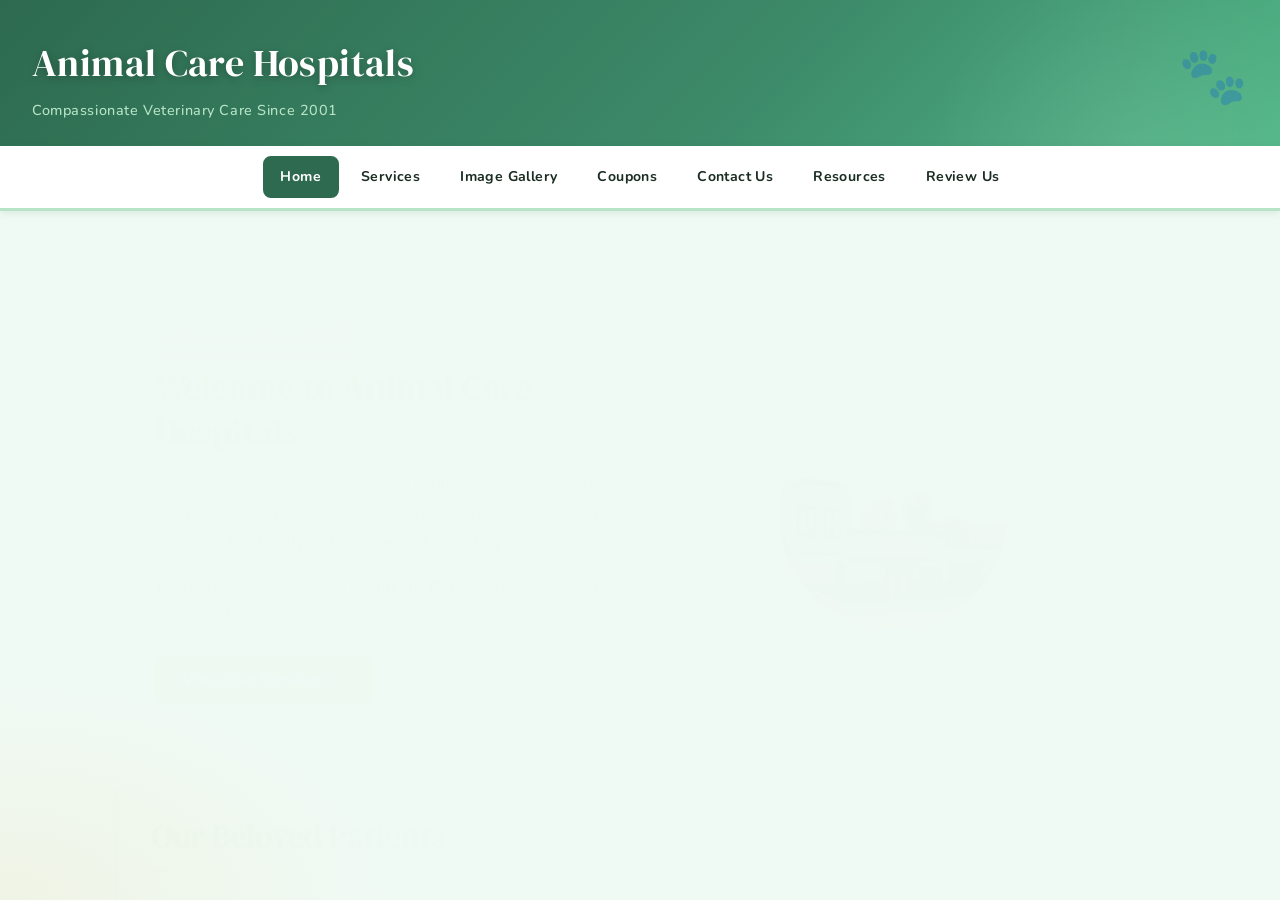
<file: index.html>
<!DOCTYPE html>
<html lang="en">
<head>
  <meta charset="utf-8">
  <meta http-equiv="refresh" content="0; url=Home.html">
  <title>Animal Care Hospitals</title>
</head>
<body>
  <p>Redirecting... <a href="Home.html">Click here if not redirected.</a></p>
</body>
</html>
</file>
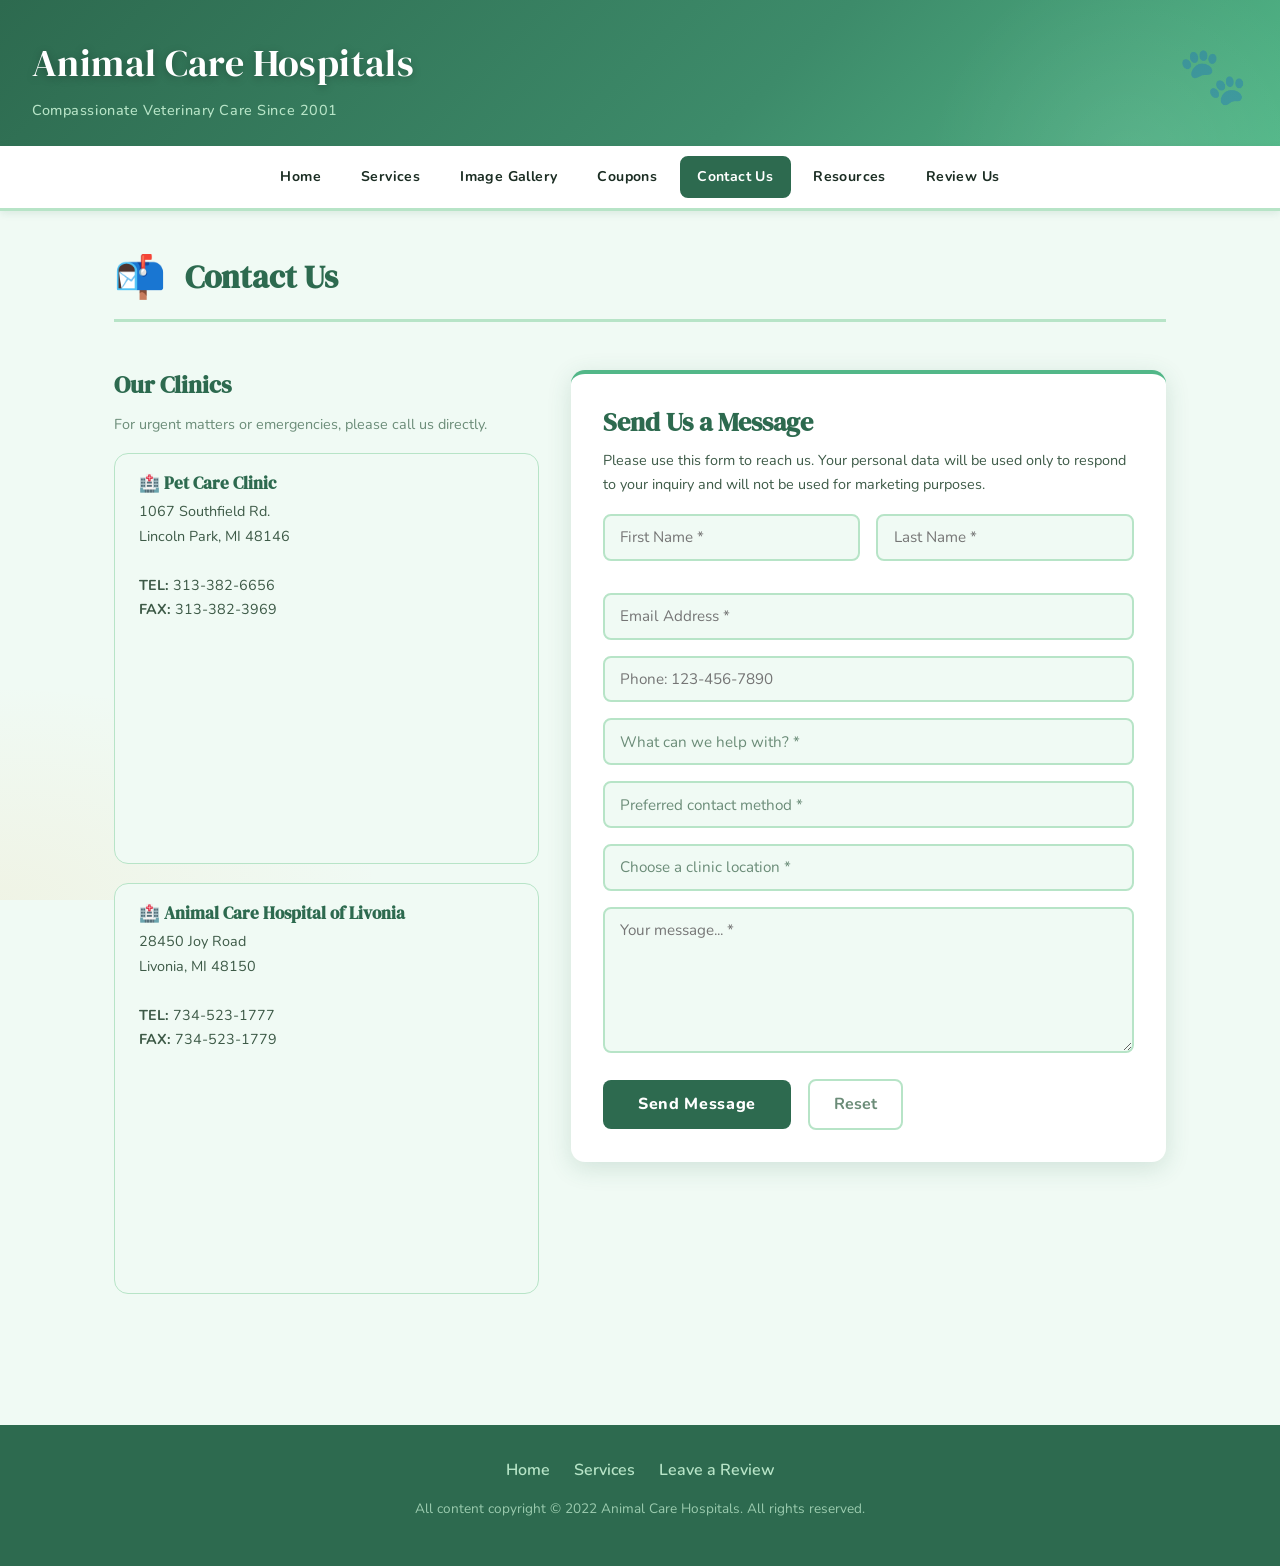
<file: Contact Us.html>
<!DOCTYPE html>
<!--Animal Care Hospitals — Laith Fakhruldin, CSC 3750-->
<html lang="en">
<head>
  <meta charset="utf-8">
  <meta name="viewport" content="width=device-width, initial-scale=1">
  <title>Animal Care Hospitals — Contact Us</title>
  <link href="https://fonts.googleapis.com/css2?family=DM+Serif+Display:ital@0;1&family=Nunito:wght@400;500;600;700;800&display=swap" rel="stylesheet">
  <link rel="stylesheet" href="style.css">
</head>
<body>

  <header class="site-header">
    <div class="brand">
      <span class="brand-name">Animal Care Hospitals</span>
      <span class="brand-tagline">Compassionate Veterinary Care Since 2001</span>
    </div>
    <div class="header-paw" aria-hidden="true">🐾</div>
  </header>

  <nav class="site-nav">
    <div class="nav-inner">
      <a href="Home.html">Home</a>
      <a href="Services.html">Services</a>
      <a href="Pets Image Gallery.html">Image Gallery</a>
      <a href="Coupons.html">Coupons</a>
      <a href="Contact Us.html" class="active">Contact Us</a>
      <a href="Resoruces.html">Resources</a>
      <a href="Review Us.html">Review Us</a>
    </div>
  </nav>

  <main class="page-wrap">

    <h1 class="page-heading"><span class="emoji">📬</span> Contact Us</h1>

    <div class="contact-layout">

      <!-- Location Info -->
      <aside class="contact-info reveal">
        <h2>Our Clinics</h2>
        <p style="font-size:.9rem; color:var(--text-light); margin-bottom:1.2em;">For urgent matters or emergencies, please call us directly.</p>

        <div class="contact-clinic">
          <h3>🏥 Pet Care Clinic</h3>
          <address>
            1067 Southfield Rd.<br>
            Lincoln Park, MI 48146<br><br>
            <strong>TEL:</strong> 313-382-6656<br>
            <strong>FAX:</strong> 313-382-3969
          </address>
          <iframe
            src="https://www.google.com/maps/embed?pb=!1m14!1m8!1m3!1d11813.56531139248!2d-83.17316!3d42.248815!3m2!1i1024!2i768!4f13.1!3m3!1m2!1s0x0%3A0xaae6be8bb6516743!2sPet%20Care%20Clinic!5e0!3m2!1sen!2sus!4v1665242287968!5m2!1sen!2sus"
            title="Pet Care Clinic Map"
            loading="lazy"
            referrerpolicy="no-referrer-when-downgrade">
          </iframe>
        </div>

        <div class="contact-clinic">
          <h3>🏥 Animal Care Hospital of Livonia</h3>
          <address>
            28450 Joy Road<br>
            Livonia, MI 48150<br><br>
            <strong>TEL:</strong> 734-523-1777<br>
            <strong>FAX:</strong> 734-523-1779
          </address>
          <iframe
            src="https://www.google.com/maps/embed?pb=!1m18!1m12!1m3!1d2948.4050374318326!2d-83.32511558423094!3d42.355206579187204!2m3!1f0!2f0!3f0!3m2!1i1024!2i768!4f13.1!3m3!1m2!1s0x883b4b4d1dd92aa1%3A0xb2cbfb997e989132!2sAnimal%20Care%20Hospital%20of%20Livonia!5e0!3m2!1sen!2sus!4v1665243800646!5m2!1sen!2sus"
            title="Animal Care Hospital of Livonia Map"
            loading="lazy"
            referrerpolicy="no-referrer-when-downgrade">
          </iframe>
        </div>
      </aside>

      <!-- Contact Form -->
      <div class="contact-form-wrap reveal">
        <h2>Send Us a Message</h2>
        <p>Please use this form to reach us. Your personal data will be used only to respond to your inquiry and will not be used for marketing purposes.</p>

        <form action="mailto:hj0935@wayne.edu" method="post" enctype="text/plain">
          <div class="form-row-2">
            <div class="form-row">
              <input type="text" name="FirstName" placeholder="First Name *" required>
            </div>
            <div class="form-row">
              <input type="text" name="LastName" placeholder="Last Name *" required>
            </div>
          </div>
          <div class="form-row">
            <input type="email" name="email" placeholder="Email Address *" required>
          </div>
          <div class="form-row">
            <!-- Fixed regex pattern: was missing closing bracket on first group -->
            <input type="tel" name="phone" placeholder="Phone: 123-456-7890" pattern="[0-9]{3}-[0-9]{3}-[0-9]{4}" required>
          </div>
          <div class="form-row">
            <select name="subject" required>
              <option value="" disabled selected>What can we help with? *</option>
              <option>Question about a product, procedure, or service</option>
              <option>Comment for the hospital</option>
              <option>Interested in joining our team</option>
              <option>Question about the website</option>
            </select>
          </div>
          <div class="form-row">
            <select name="contact_preference" required>
              <option value="" disabled selected>Preferred contact method *</option>
              <option>Phone</option>
              <option>Email</option>
            </select>
          </div>
          <div class="form-row">
            <select name="location" required>
              <option value="" disabled selected>Choose a clinic location *</option>
              <option>Animal Care Hospital of Livonia</option>
              <option>Pet Care Clinic — Lincoln Park</option>
            </select>
          </div>
          <div class="form-row">
            <textarea name="message" rows="6" maxlength="400" placeholder="Your message... *" required></textarea>
          </div>
          <div>
            <button type="submit" class="btn-submit">Send Message</button>
            <button type="reset" class="btn-reset">Reset</button>
          </div>
        </form>
      </div>

    </div>
  </main>

  <button onclick="topFunction()" id="myBtn" title="Back to top">↑</button>

  <footer class="site-footer">
    <div class="footer-links">
      <a href="Home.html">Home</a>
      <a href="Services.html">Services</a>
      <a href="Review Us.html">Leave a Review</a>
    </div>
    <p class="footer-copy">All content copyright &copy; 2022 Animal Care Hospitals. All rights reserved.</p>
  </footer>

  <script src="myscript.js"></script>
</body>
</html>
</file>
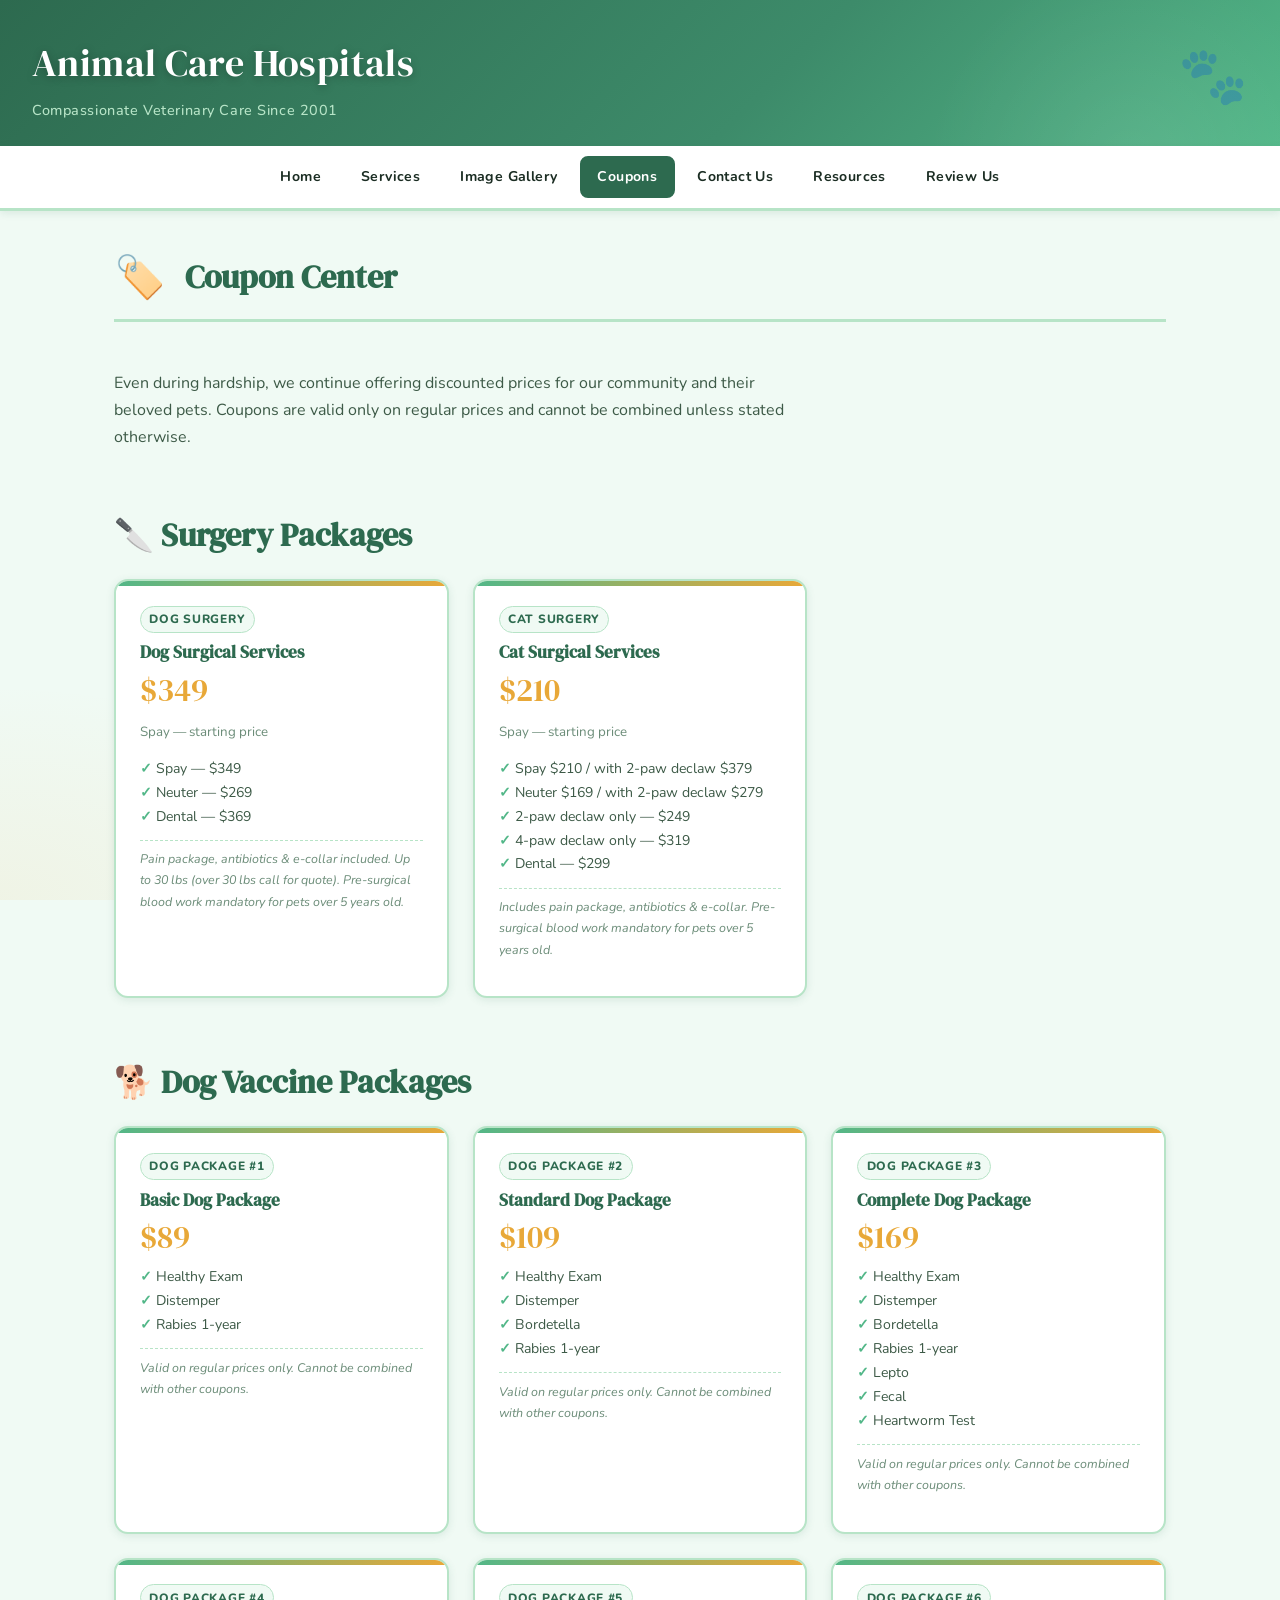
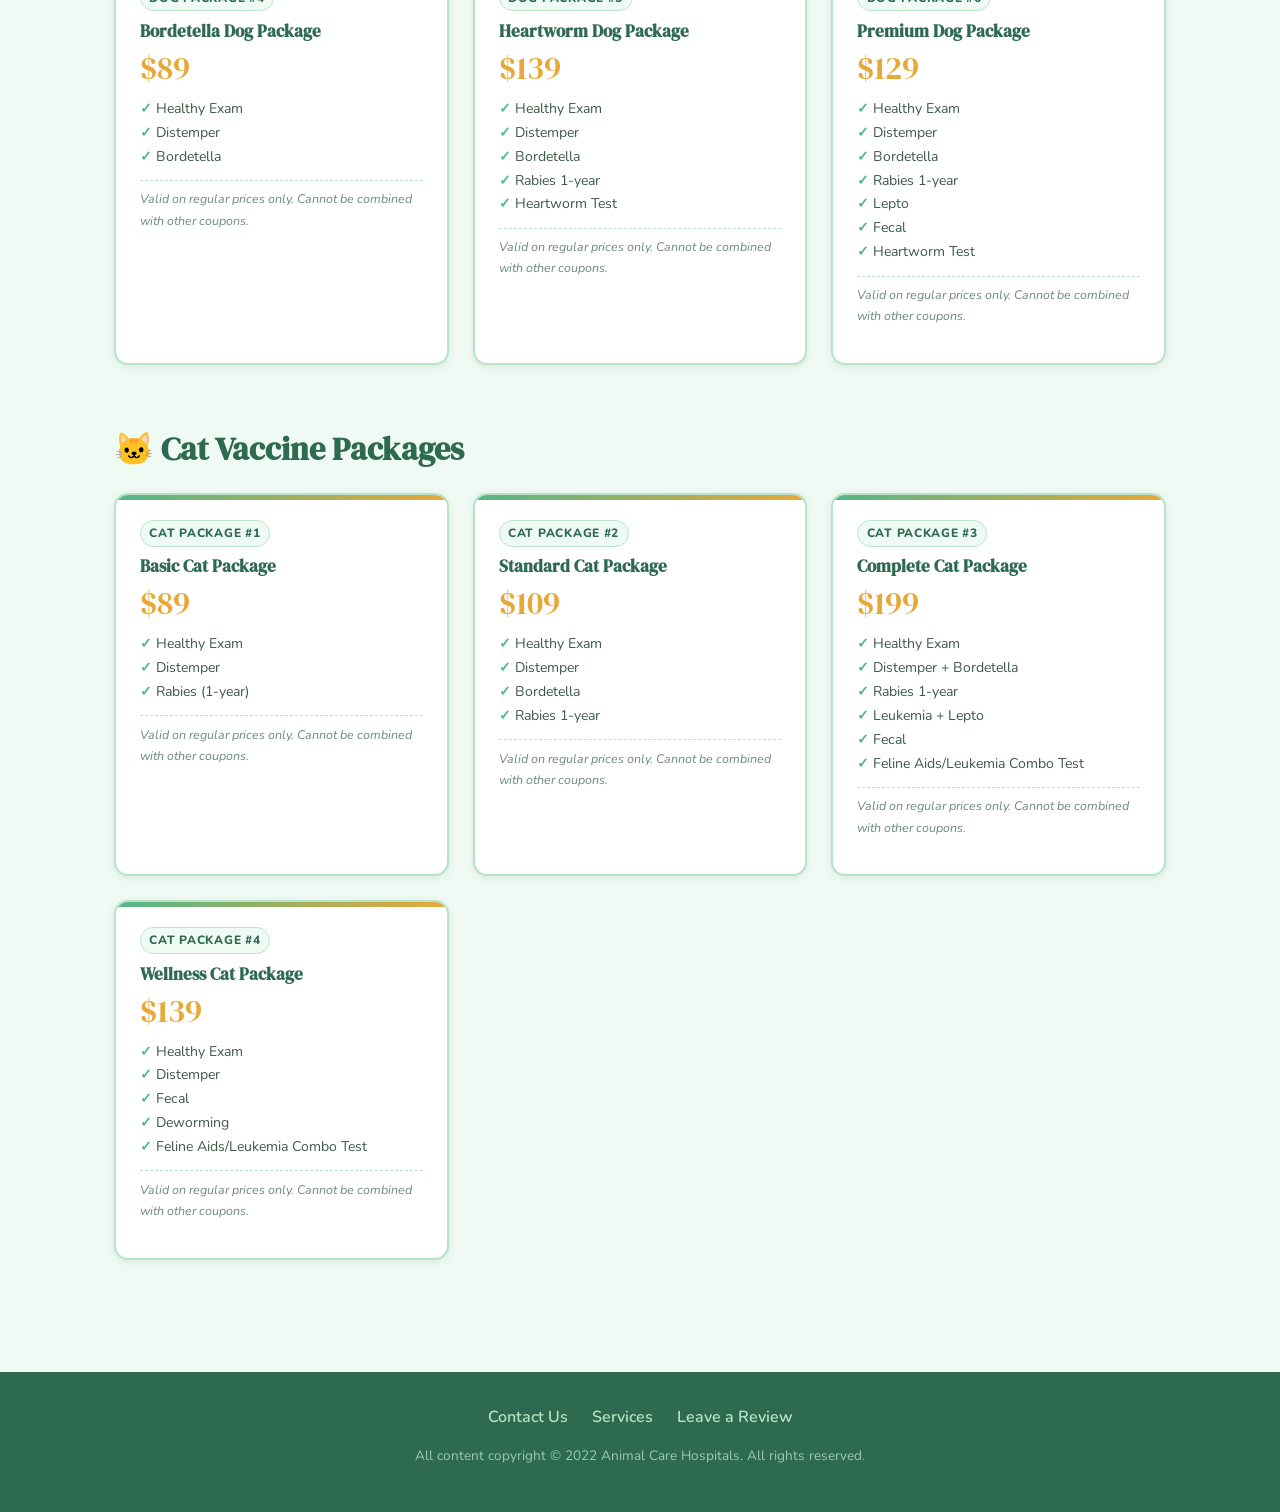
<file: Coupons.html>
<!DOCTYPE html>
<!--Animal Care Hospitals — Laith Fakhruldin, CSC 3750-->
<html lang="en">
<head>
  <meta charset="utf-8">
  <meta name="viewport" content="width=device-width, initial-scale=1">
  <title>Animal Care Hospitals — Coupons</title>
  <link href="https://fonts.googleapis.com/css2?family=DM+Serif+Display:ital@0;1&family=Nunito:wght@400;500;600;700;800&display=swap" rel="stylesheet">
  <link rel="stylesheet" href="style.css">
</head>
<body>

  <header class="site-header">
    <div class="brand">
      <span class="brand-name">Animal Care Hospitals</span>
      <span class="brand-tagline">Compassionate Veterinary Care Since 2001</span>
    </div>
    <div class="header-paw" aria-hidden="true">🐾</div>
  </header>

  <nav class="site-nav">
    <div class="nav-inner">
      <a href="Home.html">Home</a>
      <a href="Services.html">Services</a>
      <a href="Pets Image Gallery.html">Image Gallery</a>
      <a href="Coupons.html" class="active">Coupons</a>
      <a href="Contact Us.html">Contact Us</a>
      <a href="Resoruces.html">Resources</a>
      <a href="Review Us.html">Review Us</a>
    </div>
  </nav>

  <main class="page-wrap">

    <h1 class="page-heading"><span class="emoji">🏷️</span> Coupon Center</h1>
    <p style="max-width:700px;">Even during hardship, we continue offering discounted prices for our community and their beloved pets. Coupons are valid only on regular prices and cannot be combined unless stated otherwise.</p>

    <!-- Surgery Section -->
    <h2 style="margin-top:2em; margin-bottom:.5em;">🔪 Surgery Packages</h2>
    <div class="coupon-grid reveal">

      <div class="coupon-card">
        <span class="coupon-category">Dog Surgery</span>
        <h3>Dog Surgical Services</h3>
        <div>
          <div class="coupon-price">$349</div>
          <small style="color:var(--text-light)">Spay — starting price</small>
        </div>
        <ul class="coupon-includes" style="margin-top:.8em;">
          <li>Spay — $349</li>
          <li>Neuter — $269</li>
          <li>Dental — $369</li>
        </ul>
        <p class="coupon-note">Pain package, antibiotics &amp; e-collar included. Up to 30 lbs (over 30 lbs call for quote). Pre-surgical blood work mandatory for pets over 5 years old.</p>
      </div>

      <div class="coupon-card">
        <span class="coupon-category">Cat Surgery</span>
        <h3>Cat Surgical Services</h3>
        <div>
          <div class="coupon-price">$210</div>
          <small style="color:var(--text-light)">Spay — starting price</small>
        </div>
        <ul class="coupon-includes" style="margin-top:.8em;">
          <li>Spay $210 / with 2-paw declaw $379</li>
          <li>Neuter $169 / with 2-paw declaw $279</li>
          <li>2-paw declaw only — $249</li>
          <li>4-paw declaw only — $319</li>
          <li>Dental — $299</li>
        </ul>
        <p class="coupon-note">Includes pain package, antibiotics &amp; e-collar. Pre-surgical blood work mandatory for pets over 5 years old.</p>
      </div>

    </div>

    <!-- Dog Vaccine Packages -->
    <h2 style="margin-top:2em; margin-bottom:.5em;">🐕 Dog Vaccine Packages</h2>
    <div class="coupon-grid reveal">

      <div class="coupon-card">
        <span class="coupon-category">Dog Package #1</span>
        <h3>Basic Dog Package</h3>
        <div class="coupon-price">$89</div>
        <ul class="coupon-includes">
          <li>Healthy Exam</li>
          <li>Distemper</li>
          <li>Rabies 1-year</li>
        </ul>
        <p class="coupon-note">Valid on regular prices only. Cannot be combined with other coupons.</p>
      </div>

      <div class="coupon-card">
        <span class="coupon-category">Dog Package #2</span>
        <h3>Standard Dog Package</h3>
        <div class="coupon-price">$109</div>
        <ul class="coupon-includes">
          <li>Healthy Exam</li>
          <li>Distemper</li>
          <li>Bordetella</li>
          <li>Rabies 1-year</li>
        </ul>
        <p class="coupon-note">Valid on regular prices only. Cannot be combined with other coupons.</p>
      </div>

      <div class="coupon-card">
        <span class="coupon-category">Dog Package #3</span>
        <h3>Complete Dog Package</h3>
        <div class="coupon-price">$169</div>
        <ul class="coupon-includes">
          <li>Healthy Exam</li>
          <li>Distemper</li>
          <li>Bordetella</li>
          <li>Rabies 1-year</li>
          <li>Lepto</li>
          <li>Fecal</li>
          <li>Heartworm Test</li>
        </ul>
        <p class="coupon-note">Valid on regular prices only. Cannot be combined with other coupons.</p>
      </div>

      <div class="coupon-card">
        <span class="coupon-category">Dog Package #4</span>
        <h3>Bordetella Dog Package</h3>
        <div class="coupon-price">$89</div>
        <ul class="coupon-includes">
          <li>Healthy Exam</li>
          <li>Distemper</li>
          <li>Bordetella</li>
        </ul>
        <p class="coupon-note">Valid on regular prices only. Cannot be combined with other coupons.</p>
      </div>

      <div class="coupon-card">
        <span class="coupon-category">Dog Package #5</span>
        <h3>Heartworm Dog Package</h3>
        <div class="coupon-price">$139</div>
        <ul class="coupon-includes">
          <li>Healthy Exam</li>
          <li>Distemper</li>
          <li>Bordetella</li>
          <li>Rabies 1-year</li>
          <li>Heartworm Test</li>
        </ul>
        <p class="coupon-note">Valid on regular prices only. Cannot be combined with other coupons.</p>
      </div>

      <div class="coupon-card">
        <span class="coupon-category">Dog Package #6</span>
        <h3>Premium Dog Package</h3>
        <div class="coupon-price">$129</div>
        <ul class="coupon-includes">
          <li>Healthy Exam</li>
          <li>Distemper</li>
          <li>Bordetella</li>
          <li>Rabies 1-year</li>
          <li>Lepto</li>
          <li>Fecal</li>
          <li>Heartworm Test</li>
        </ul>
        <p class="coupon-note">Valid on regular prices only. Cannot be combined with other coupons.</p>
      </div>

    </div>

    <!-- Cat Vaccine Packages -->
    <h2 style="margin-top:2em; margin-bottom:.5em;">🐱 Cat Vaccine Packages</h2>
    <div class="coupon-grid reveal">

      <div class="coupon-card">
        <span class="coupon-category">Cat Package #1</span>
        <h3>Basic Cat Package</h3>
        <div class="coupon-price">$89</div>
        <ul class="coupon-includes">
          <li>Healthy Exam</li>
          <li>Distemper</li>
          <li>Rabies (1-year)</li>
        </ul>
        <p class="coupon-note">Valid on regular prices only. Cannot be combined with other coupons.</p>
      </div>

      <div class="coupon-card">
        <span class="coupon-category">Cat Package #2</span>
        <h3>Standard Cat Package</h3>
        <div class="coupon-price">$109</div>
        <ul class="coupon-includes">
          <li>Healthy Exam</li>
          <li>Distemper</li>
          <li>Bordetella</li>
          <li>Rabies 1-year</li>
        </ul>
        <p class="coupon-note">Valid on regular prices only. Cannot be combined with other coupons.</p>
      </div>

      <div class="coupon-card">
        <span class="coupon-category">Cat Package #3</span>
        <h3>Complete Cat Package</h3>
        <div class="coupon-price">$199</div>
        <ul class="coupon-includes">
          <li>Healthy Exam</li>
          <li>Distemper + Bordetella</li>
          <li>Rabies 1-year</li>
          <li>Leukemia + Lepto</li>
          <li>Fecal</li>
          <li>Feline Aids/Leukemia Combo Test</li>
        </ul>
        <p class="coupon-note">Valid on regular prices only. Cannot be combined with other coupons.</p>
      </div>

      <div class="coupon-card">
        <span class="coupon-category">Cat Package #4</span>
        <h3>Wellness Cat Package</h3>
        <div class="coupon-price">$139</div>
        <ul class="coupon-includes">
          <li>Healthy Exam</li>
          <li>Distemper</li>
          <li>Fecal</li>
          <li>Deworming</li>
          <li>Feline Aids/Leukemia Combo Test</li>
        </ul>
        <p class="coupon-note">Valid on regular prices only. Cannot be combined with other coupons.</p>
      </div>

    </div>

  </main>

  <button onclick="topFunction()" id="myBtn" title="Back to top">↑</button>

  <footer class="site-footer">
    <div class="footer-links">
      <a href="Contact Us.html">Contact Us</a>
      <a href="Services.html">Services</a>
      <a href="Review Us.html">Leave a Review</a>
    </div>
    <p class="footer-copy">All content copyright &copy; 2022 Animal Care Hospitals. All rights reserved.</p>
  </footer>

  <script src="myscript.js"></script>
</body>
</html>
</file>
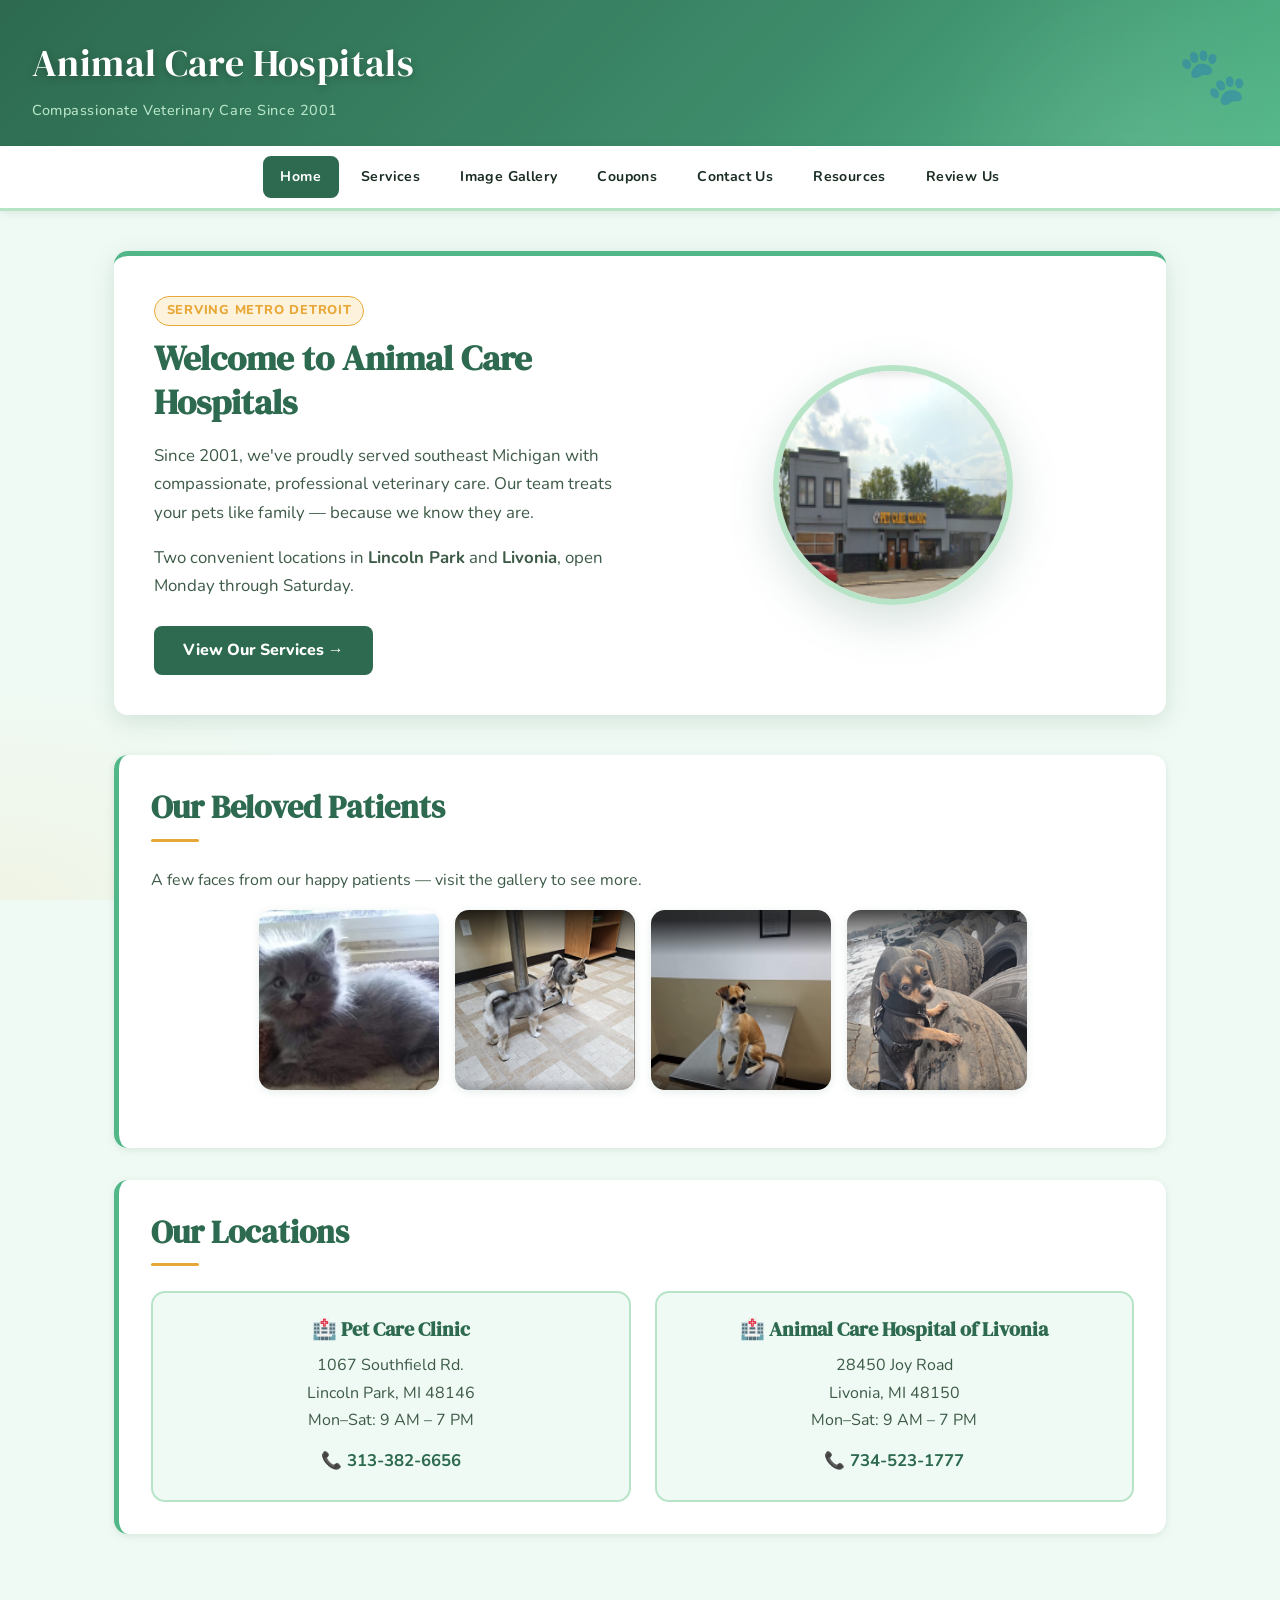
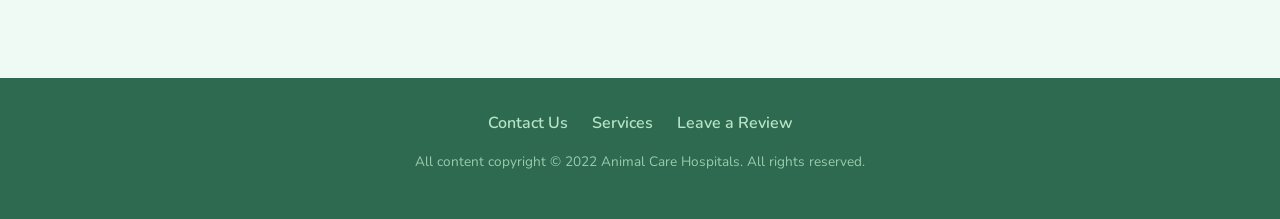
<file: Home.html>
<!DOCTYPE html>
<!--Animal Care Hospitals — Laith Fakhruldin, CSC 3750-->
<html lang="en">
<head>
  <meta charset="utf-8">
  <meta name="viewport" content="width=device-width, initial-scale=1">
  <title>Animal Care Hospitals — Home</title>
  <link href="https://fonts.googleapis.com/css2?family=DM+Serif+Display:ital@0;1&family=Nunito:wght@400;500;600;700;800&display=swap" rel="stylesheet">
  <link rel="stylesheet" href="style.css">
</head>
<body>

  <header class="site-header">
    <div class="brand">
      <span class="brand-name">Animal Care Hospitals</span>
      <span class="brand-tagline">Compassionate Veterinary Care Since 2001</span>
    </div>
    <div class="header-paw" aria-hidden="true">🐾</div>
  </header>

  <nav class="site-nav">
    <div class="nav-inner">
      <a href="Home.html" class="active">Home</a>
      <a href="Services.html">Services</a>
      <a href="Pets Image Gallery.html">Image Gallery</a>
      <a href="Coupons.html">Coupons</a>
      <a href="Contact Us.html">Contact Us</a>
      <a href="Resoruces.html">Resources</a>
      <a href="Review Us.html">Review Us</a>
    </div>
  </nav>

  <main class="page-wrap">

    <!-- Hero -->
    <section class="hero reveal">
      <div class="hero-text">
        <span class="hero-badge">Serving Metro Detroit</span>
        <h2>Welcome to Animal Care Hospitals</h2>
        <p>Since 2001, we've proudly served southeast Michigan with compassionate, professional veterinary care. Our team treats your pets like family — because we know they are.</p>
        <p>Two convenient locations in <strong>Lincoln Park</strong> and <strong>Livonia</strong>, open Monday through Saturday.</p>
        <a href="Services.html" style="display:inline-block; margin-top:.5em; padding:.7em 1.8em; background:var(--green-dark); color:#fff; border-radius:8px; font-weight:800; transition:all .3s;">View Our Services →</a>
      </div>
      <div class="hero-img">
        <img src="images/PetCareRound150px.png" alt="Veterinarian caring for a pet">
      </div>
    </section>

    <!-- Photo preview -->
    <section class="card reveal">
      <h2>Our Beloved Patients</h2>
      <p>A few faces from our happy patients — visit the gallery to see more.</p>
      <div class="gallery-strip">
        <a href="Pets Image Gallery.html#cute_kitten"><img src="images/cat1_200px.png" alt="Cute kitten"></a>
        <a href="Pets Image Gallery.html#twin_puppies"><img src="images/twin_puppies_200px.png" alt="Twin puppies"></a>
        <a href="Pets Image Gallery.html#vet_hater_dog"><img src="images/Vet_hater_dog_200px.png" alt="Dog at the vet"></a>
        <a href="Pets Image Gallery.html#dog_climber"><img src="images/climber_dog_200px.png" alt="Playful climbing dog"></a>
      </div>
    </section>

    <!-- Locations -->
    <section class="card reveal">
      <h2>Our Locations</h2>
      <div class="locations-grid">
        <div class="location-card">
          <h3>🏥 Pet Care Clinic</h3>
          <address>
            1067 Southfield Rd.<br>
            Lincoln Park, MI 48146<br>
            Mon–Sat: 9 AM – 7 PM
          </address>
          <span class="phone">📞 313-382-6656</span>
        </div>
        <div class="location-card">
          <h3>🏥 Animal Care Hospital of Livonia</h3>
          <address>
            28450 Joy Road<br>
            Livonia, MI 48150<br>
            Mon–Sat: 9 AM – 7 PM
          </address>
          <span class="phone">📞 734-523-1777</span>
        </div>
      </div>
    </section>

  </main>

  <button onclick="topFunction()" id="myBtn" title="Back to top">↑</button>

  <footer class="site-footer">
    <div class="footer-links">
      <a href="Contact Us.html">Contact Us</a>
      <a href="Services.html">Services</a>
      <a href="Review Us.html">Leave a Review</a>
    </div>
    <p class="footer-copy">All content copyright &copy; 2022 Animal Care Hospitals. All rights reserved.</p>
  </footer>

  <script src="myscript.js"></script>
</body>
</html>
</file>
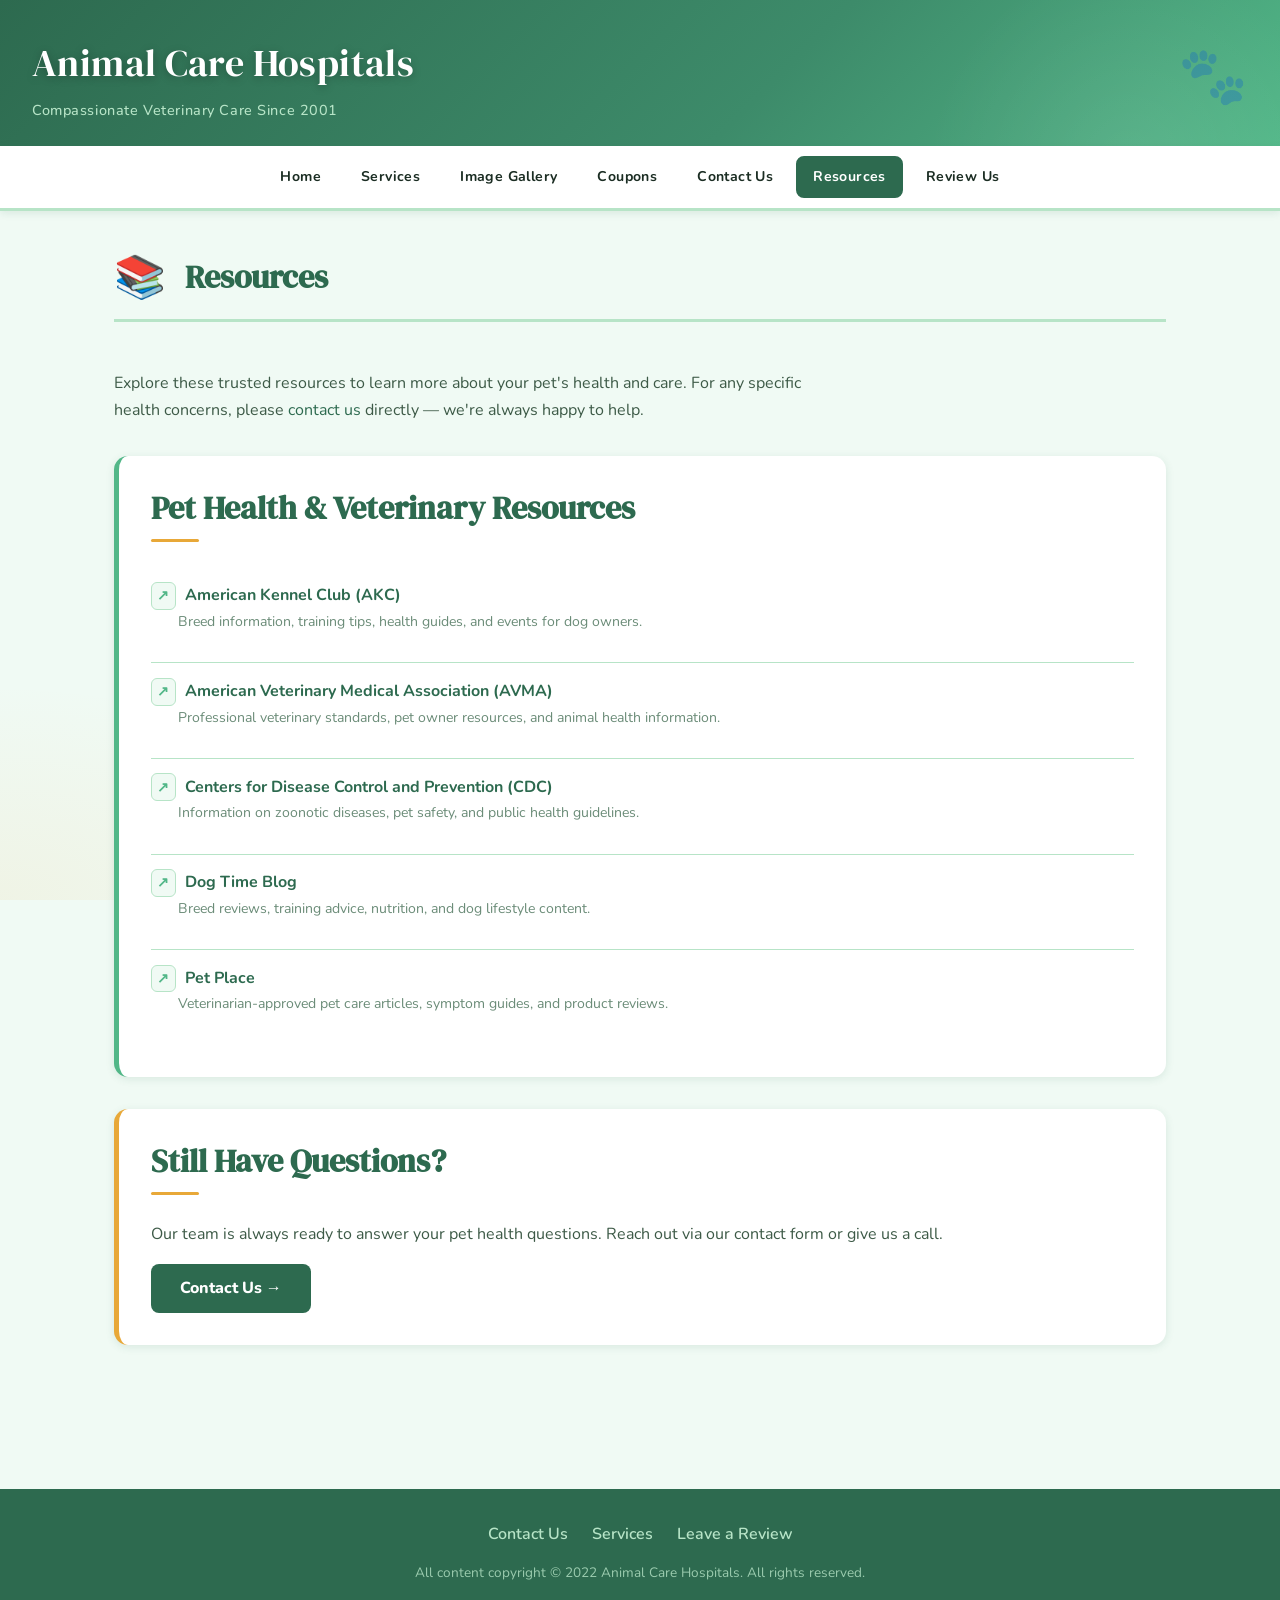
<file: Resoruces.html>
<!DOCTYPE html>
<!--Animal Care Hospitals — Laith Fakhruldin, CSC 3750-->
<html lang="en">
<head>
  <meta charset="utf-8">
  <meta name="viewport" content="width=device-width, initial-scale=1">
  <title>Animal Care Hospitals — Resources</title>
  <link href="https://fonts.googleapis.com/css2?family=DM+Serif+Display:ital@0;1&family=Nunito:wght@400;500;600;700;800&display=swap" rel="stylesheet">
  <link rel="stylesheet" href="style.css">
</head>
<body>

  <header class="site-header">
    <div class="brand">
      <span class="brand-name">Animal Care Hospitals</span>
      <span class="brand-tagline">Compassionate Veterinary Care Since 2001</span>
    </div>
    <div class="header-paw" aria-hidden="true">🐾</div>
  </header>

  <nav class="site-nav">
    <div class="nav-inner">
      <a href="Home.html">Home</a>
      <a href="Services.html">Services</a>
      <a href="Pets Image Gallery.html">Image Gallery</a>
      <a href="Coupons.html">Coupons</a>
      <a href="Contact Us.html">Contact Us</a>
      <a href="Resoruces.html" class="active">Resources</a>
      <a href="Review Us.html">Review Us</a>
    </div>
  </nav>

  <main class="page-wrap">

    <h1 class="page-heading"><span class="emoji">📚</span> Resources</h1>

    <p style="max-width:700px; margin-bottom:2em;">Explore these trusted resources to learn more about your pet's health and care. For any specific health concerns, please <a href="Contact Us.html">contact us</a> directly — we're always happy to help.</p>

    <section class="card reveal">
      <h2>Pet Health &amp; Veterinary Resources</h2>
      <ul class="resource-list">
        <li>
          <a href="https://www.akc.org/" target="_blank" rel="noopener">American Kennel Club (AKC)</a>
          <p class="resource-desc">Breed information, training tips, health guides, and events for dog owners.</p>
        </li>
        <li>
          <a href="https://www.avma.org/" target="_blank" rel="noopener">American Veterinary Medical Association (AVMA)</a>
          <p class="resource-desc">Professional veterinary standards, pet owner resources, and animal health information.</p>
        </li>
        <li>
          <a href="https://www.cdc.gov/" target="_blank" rel="noopener">Centers for Disease Control and Prevention (CDC)</a>
          <p class="resource-desc">Information on zoonotic diseases, pet safety, and public health guidelines.</p>
        </li>
        <li>
          <a href="https://dogtime.com/" target="_blank" rel="noopener">Dog Time Blog</a>
          <p class="resource-desc">Breed reviews, training advice, nutrition, and dog lifestyle content.</p>
        </li>
        <li>
          <a href="https://www.petplace.com/" target="_blank" rel="noopener">Pet Place</a>
          <p class="resource-desc">Veterinarian-approved pet care articles, symptom guides, and product reviews.</p>
        </li>
      </ul>
    </section>

    <section class="card reveal" style="border-left-color: var(--amber);">
      <h2>Still Have Questions?</h2>
      <p>Our team is always ready to answer your pet health questions. Reach out via our contact form or give us a call.</p>
      <a href="Contact Us.html" style="display:inline-block; padding:.7em 1.8em; background:var(--green-dark); color:#fff; border-radius:8px; font-weight:800;">Contact Us →</a>
    </section>

  </main>

  <button onclick="topFunction()" id="myBtn" title="Back to top">↑</button>

  <footer class="site-footer">
    <div class="footer-links">
      <a href="Contact Us.html">Contact Us</a>
      <a href="Services.html">Services</a>
      <a href="Review Us.html">Leave a Review</a>
    </div>
    <p class="footer-copy">All content copyright &copy; 2022 Animal Care Hospitals. All rights reserved.</p>
  </footer>

  <script src="myscript.js"></script>
</body>
</html>
</file>
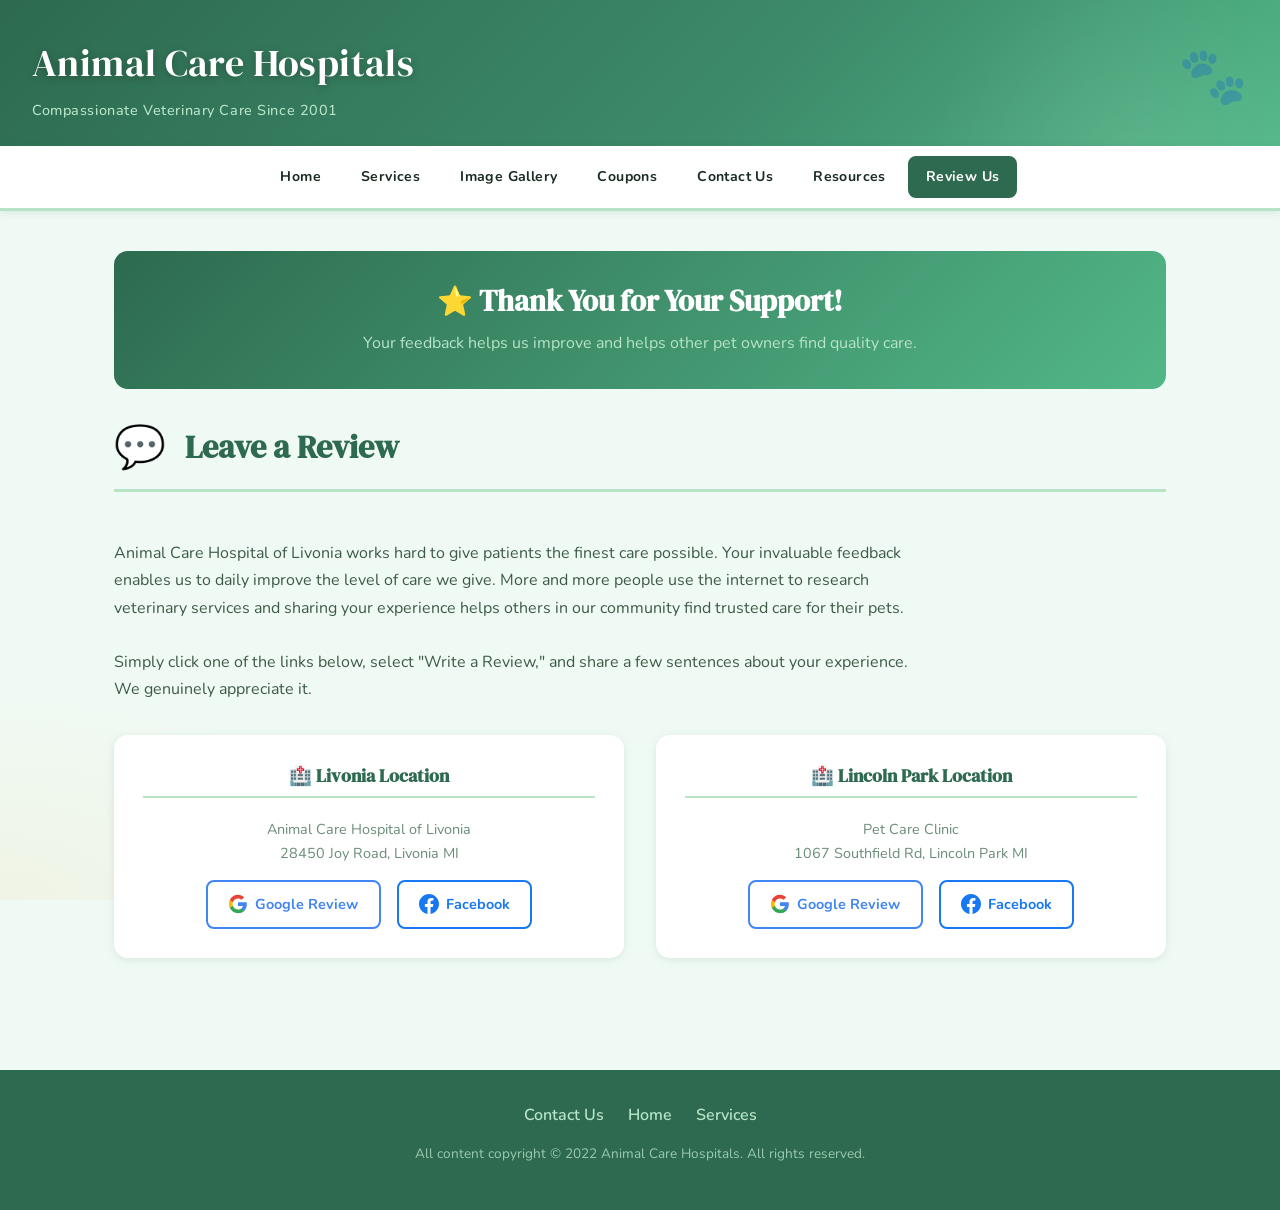
<file: Review Us.html>
<!DOCTYPE html>
<!--Animal Care Hospitals — Laith Fakhruldin, CSC 3750-->
<html lang="en">
<head>
  <meta charset="utf-8">
  <meta name="viewport" content="width=device-width, initial-scale=1">
  <title>Animal Care Hospitals — Review Us</title>
  <link href="https://fonts.googleapis.com/css2?family=DM+Serif+Display:ital@0;1&family=Nunito:wght@400;500;600;700;800&display=swap" rel="stylesheet">
  <link rel="stylesheet" href="style.css">
</head>
<body>

  <header class="site-header">
    <div class="brand">
      <span class="brand-name">Animal Care Hospitals</span>
      <span class="brand-tagline">Compassionate Veterinary Care Since 2001</span>
    </div>
    <div class="header-paw" aria-hidden="true">🐾</div>
  </header>

  <nav class="site-nav">
    <div class="nav-inner">
      <a href="Home.html">Home</a>
      <a href="Services.html">Services</a>
      <a href="Pets Image Gallery.html">Image Gallery</a>
      <a href="Coupons.html">Coupons</a>
      <a href="Contact Us.html">Contact Us</a>
      <a href="Resoruces.html">Resources</a>
      <a href="Review Us.html" class="active">Review Us</a>
    </div>
  </nav>

  <main class="page-wrap">

    <div class="thank-you-banner reveal">
      <h2>⭐ Thank You for Your Support!</h2>
      <p>Your feedback helps us improve and helps other pet owners find quality care.</p>
    </div>

    <h1 class="page-heading"><span class="emoji">💬</span> Leave a Review</h1>

    <p style="max-width:800px; margin-bottom:2em;">
      Animal Care Hospital of Livonia works hard to give patients the finest care possible. Your invaluable feedback enables us to daily improve the level of care we give.
      More and more people use the internet to research veterinary services and sharing your experience helps others in our community find trusted care for their pets.
      <br><br>
      Simply click one of the links below, select "Write a Review," and share a few sentences about your experience. We genuinely appreciate it.
    </p>

    <div class="review-grid reveal">

      <div class="review-location">
        <h3>🏥 Livonia Location</h3>
        <p style="font-size:.9rem; color:var(--text-light); margin-bottom:1em;">Animal Care Hospital of Livonia<br>28450 Joy Road, Livonia MI</p>
        <div class="review-buttons">
          <a class="review-btn google"
             href="https://www.google.com/search?q=animal+care+hospital+of+livonia+google+reviews"
             target="_blank" rel="noopener">
            <svg width="20" height="20" viewBox="0 0 24 24" fill="none" xmlns="http://www.w3.org/2000/svg">
              <path d="M22.56 12.25c0-.78-.07-1.53-.2-2.25H12v4.26h5.92c-.26 1.37-1.04 2.53-2.21 3.31v2.77h3.57c2.08-1.92 3.28-4.74 3.28-8.09z" fill="#4285F4"/>
              <path d="M12 23c2.97 0 5.46-.98 7.28-2.66l-3.57-2.77c-.98.66-2.23 1.06-3.71 1.06-2.86 0-5.29-1.93-6.16-4.53H2.18v2.84C3.99 20.53 7.7 23 12 23z" fill="#34A853"/>
              <path d="M5.84 14.09c-.22-.66-.35-1.36-.35-2.09s.13-1.43.35-2.09V7.07H2.18C1.43 8.55 1 10.22 1 12s.43 3.45 1.18 4.93l3.66-2.84z" fill="#FBBC05"/>
              <path d="M12 5.38c1.62 0 3.06.56 4.21 1.64l3.15-3.15C17.45 2.09 14.97 1 12 1 7.7 1 3.99 3.47 2.18 7.07l3.66 2.84c.87-2.6 3.3-4.53 6.16-4.53z" fill="#EA4335"/>
            </svg>
            Google Review
          </a>
          <a class="review-btn facebook"
             href="https://www.facebook.com/animalcarelivonia/"
             target="_blank" rel="noopener">
            <svg width="20" height="20" viewBox="0 0 24 24" fill="#1877f2" xmlns="http://www.w3.org/2000/svg">
              <path d="M24 12.073c0-6.627-5.373-12-12-12s-12 5.373-12 12c0 5.99 4.388 10.954 10.125 11.854v-8.385H7.078v-3.47h3.047V9.43c0-3.007 1.792-4.669 4.533-4.669 1.312 0 2.686.235 2.686.235v2.953H15.83c-1.491 0-1.956.925-1.956 1.874v2.25h3.328l-.532 3.47h-2.796v8.385C19.612 23.027 24 18.062 24 12.073z"/>
            </svg>
            Facebook
          </a>
        </div>
      </div>

      <div class="review-location">
        <h3>🏥 Lincoln Park Location</h3>
        <p style="font-size:.9rem; color:var(--text-light); margin-bottom:1em;">Pet Care Clinic<br>1067 Southfield Rd, Lincoln Park MI</p>
        <div class="review-buttons">
          <a class="review-btn google"
             href="https://www.google.com/search?q=pet+care+clinic+in+lincoln+park+google+reviews"
             target="_blank" rel="noopener">
            <svg width="20" height="20" viewBox="0 0 24 24" fill="none" xmlns="http://www.w3.org/2000/svg">
              <path d="M22.56 12.25c0-.78-.07-1.53-.2-2.25H12v4.26h5.92c-.26 1.37-1.04 2.53-2.21 3.31v2.77h3.57c2.08-1.92 3.28-4.74 3.28-8.09z" fill="#4285F4"/>
              <path d="M12 23c2.97 0 5.46-.98 7.28-2.66l-3.57-2.77c-.98.66-2.23 1.06-3.71 1.06-2.86 0-5.29-1.93-6.16-4.53H2.18v2.84C3.99 20.53 7.7 23 12 23z" fill="#34A853"/>
              <path d="M5.84 14.09c-.22-.66-.35-1.36-.35-2.09s.13-1.43.35-2.09V7.07H2.18C1.43 8.55 1 10.22 1 12s.43 3.45 1.18 4.93l3.66-2.84z" fill="#FBBC05"/>
              <path d="M12 5.38c1.62 0 3.06.56 4.21 1.64l3.15-3.15C17.45 2.09 14.97 1 12 1 7.7 1 3.99 3.47 2.18 7.07l3.66 2.84c.87-2.6 3.3-4.53 6.16-4.53z" fill="#EA4335"/>
            </svg>
            Google Review
          </a>
          <a class="review-btn facebook"
             href="https://www.facebook.com/petcarecliniclincolnpark/"
             target="_blank" rel="noopener">
            <svg width="20" height="20" viewBox="0 0 24 24" fill="#1877f2" xmlns="http://www.w3.org/2000/svg">
              <path d="M24 12.073c0-6.627-5.373-12-12-12s-12 5.373-12 12c0 5.99 4.388 10.954 10.125 11.854v-8.385H7.078v-3.47h3.047V9.43c0-3.007 1.792-4.669 4.533-4.669 1.312 0 2.686.235 2.686.235v2.953H15.83c-1.491 0-1.956.925-1.956 1.874v2.25h3.328l-.532 3.47h-2.796v8.385C19.612 23.027 24 18.062 24 12.073z"/>
            </svg>
            Facebook
          </a>
        </div>
      </div>

    </div>

  </main>

  <button onclick="topFunction()" id="myBtn" title="Back to top">↑</button>

  <footer class="site-footer">
    <div class="footer-links">
      <a href="Contact Us.html">Contact Us</a>
      <a href="Home.html">Home</a>
      <a href="Services.html">Services</a>
    </div>
    <p class="footer-copy">All content copyright &copy; 2022 Animal Care Hospitals. All rights reserved.</p>
  </footer>

  <script src="myscript.js"></script>
</body>
</html>
</file>
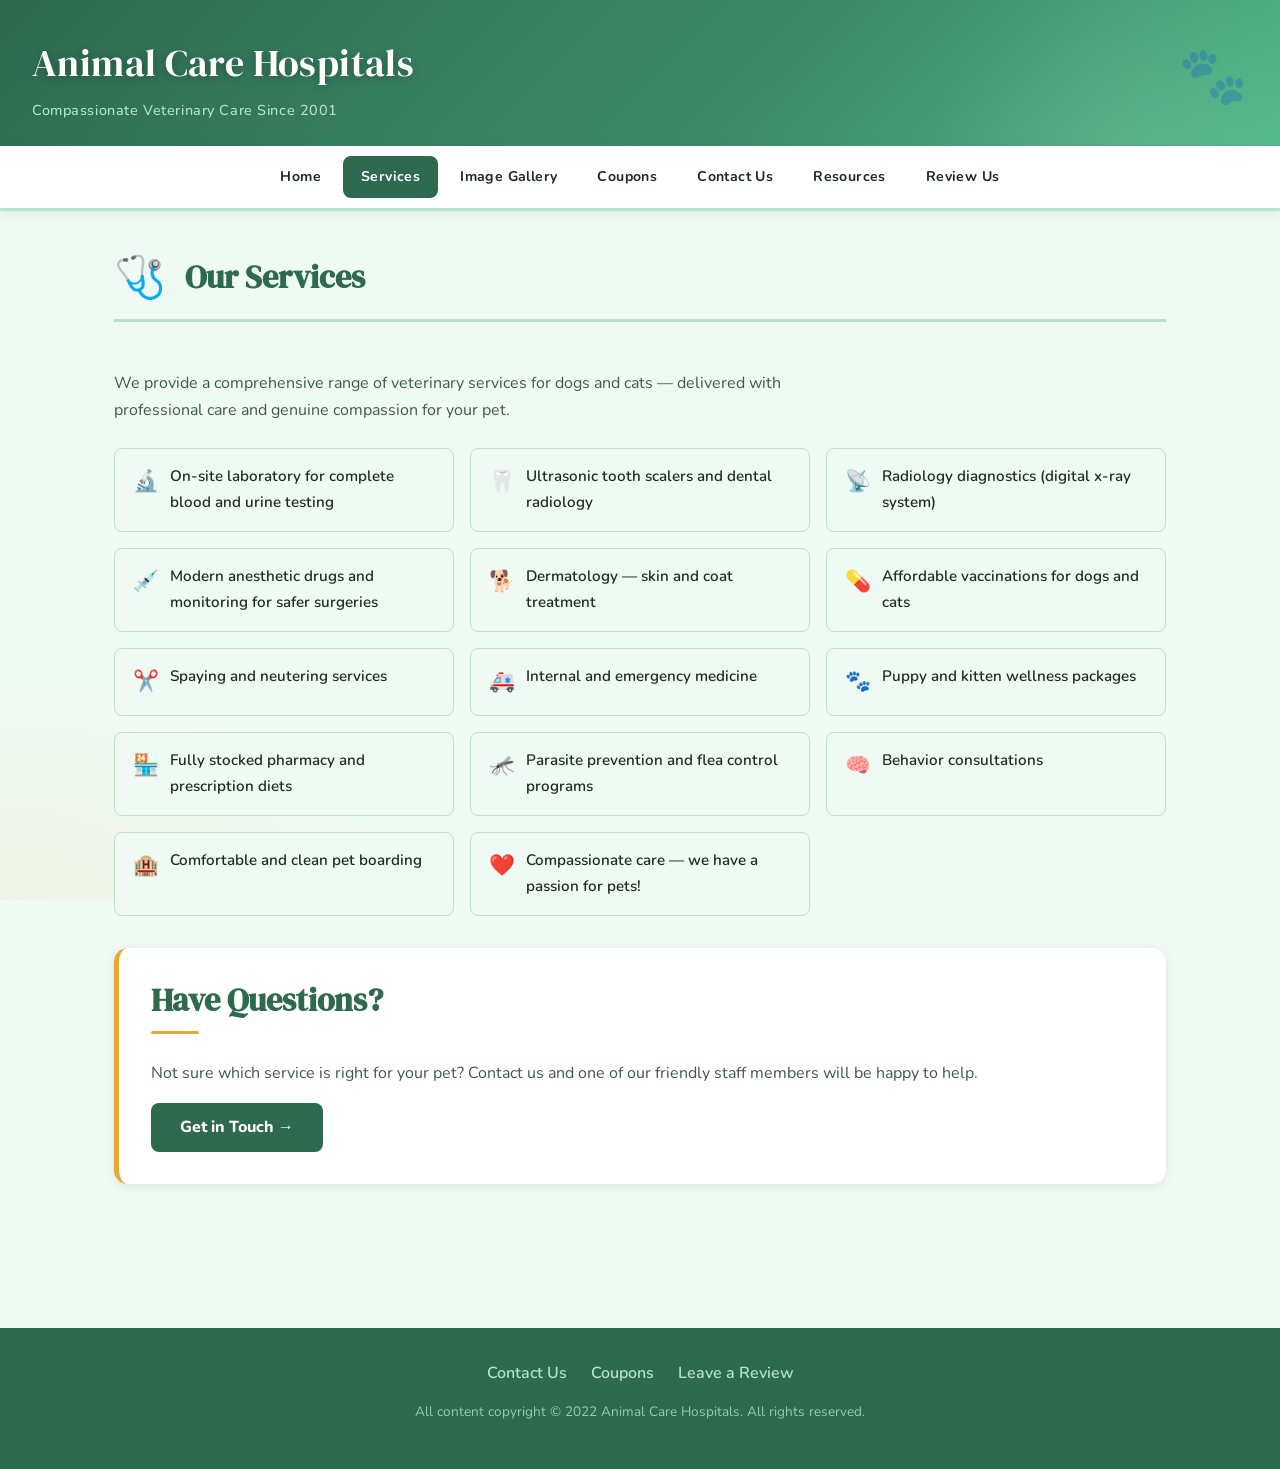
<file: Services.html>
<!DOCTYPE html>
<!--Animal Care Hospitals — Laith Fakhruldin, CSC 3750-->
<html lang="en">
<head>
  <meta charset="utf-8">
  <meta name="viewport" content="width=device-width, initial-scale=1">
  <title>Animal Care Hospitals — Services</title>
  <link href="https://fonts.googleapis.com/css2?family=DM+Serif+Display:ital@0;1&family=Nunito:wght@400;500;600;700;800&display=swap" rel="stylesheet">
  <link rel="stylesheet" href="style.css">
</head>
<body>

  <header class="site-header">
    <div class="brand">
      <span class="brand-name">Animal Care Hospitals</span>
      <span class="brand-tagline">Compassionate Veterinary Care Since 2001</span>
    </div>
    <div class="header-paw" aria-hidden="true">🐾</div>
  </header>

  <nav class="site-nav">
    <div class="nav-inner">
      <a href="Home.html">Home</a>
      <a href="Services.html" class="active">Services</a>
      <a href="Pets Image Gallery.html">Image Gallery</a>
      <a href="Coupons.html">Coupons</a>
      <a href="Contact Us.html">Contact Us</a>
      <a href="Resoruces.html">Resources</a>
      <a href="Review Us.html">Review Us</a>
    </div>
  </nav>

  <main class="page-wrap">

    <h1 class="page-heading"><span class="emoji">🩺</span> Our Services</h1>

    <p style="max-width:700px; margin-bottom:1.5em;">We provide a comprehensive range of veterinary services for dogs and cats — delivered with professional care and genuine compassion for your pet.</p>

    <section class="reveal">
      <div class="services-grid">

        <div class="service-item"><span class="icon">🔬</span> On-site laboratory for complete blood and urine testing</div>
        <div class="service-item"><span class="icon">🦷</span> Ultrasonic tooth scalers and dental radiology</div>
        <div class="service-item"><span class="icon">📡</span> Radiology diagnostics (digital x-ray system)</div>
        <div class="service-item"><span class="icon">💉</span> Modern anesthetic drugs and monitoring for safer surgeries</div>
        <div class="service-item"><span class="icon">🐕</span> Dermatology — skin and coat treatment</div>
        <div class="service-item"><span class="icon">💊</span> Affordable vaccinations for dogs and cats</div>
        <div class="service-item"><span class="icon">✂️</span> Spaying and neutering services</div>
        <div class="service-item"><span class="icon">🚑</span> Internal and emergency medicine</div>
        <div class="service-item"><span class="icon">🐾</span> Puppy and kitten wellness packages</div>
        <div class="service-item"><span class="icon">🏪</span> Fully stocked pharmacy and prescription diets</div>
        <div class="service-item"><span class="icon">🦟</span> Parasite prevention and flea control programs</div>
        <div class="service-item"><span class="icon">🧠</span> Behavior consultations</div>
        <div class="service-item"><span class="icon">🏨</span> Comfortable and clean pet boarding</div>
        <div class="service-item"><span class="icon">❤️</span> Compassionate care — we have a passion for pets!</div>

      </div>
    </section>

    <section class="card reveal" style="margin-top:2em; border-left-color: var(--amber);">
      <h2>Have Questions?</h2>
      <p>Not sure which service is right for your pet? Contact us and one of our friendly staff members will be happy to help.</p>
      <a href="Contact Us.html" style="display:inline-block; padding:.7em 1.8em; background:var(--green-dark); color:#fff; border-radius:8px; font-weight:800; transition:all .3s;">Get in Touch →</a>
    </section>

  </main>

  <button onclick="topFunction()" id="myBtn" title="Back to top">↑</button>

  <footer class="site-footer">
    <div class="footer-links">
      <a href="Contact Us.html">Contact Us</a>
      <a href="Coupons.html">Coupons</a>
      <a href="Review Us.html">Leave a Review</a>
    </div>
    <p class="footer-copy">All content copyright &copy; 2022 Animal Care Hospitals. All rights reserved.</p>
  </footer>

  <script src="myscript.js"></script>
</body>
</html>
</file>
<file: style.css>
/* ============================================================
   ANIMAL CARE HOSPITALS — Professional Stylesheet
   Warm, trustworthy veterinary aesthetic
   Fonts: DM Serif Display (headings) + Nunito (body)
   ============================================================ */

@import url('https://fonts.googleapis.com/css2?family=DM+Serif+Display:ital@0;1&family=Nunito:wght@400;500;600;700;800&display=swap');

/* ── CSS Variables ─────────────────────────────────────────── */
:root {
  --green-dark:   #2d6a4f;
  --green-mid:    #52b788;
  --green-light:  #b7e4c7;
  --green-pale:   #f0faf4;
  --amber:        #e8a838;
  --amber-light:  #fdf3dc;
  --text-dark:    #1b2d23;
  --text-mid:     #3d5a47;
  --text-light:   #6b8c78;
  --white:        #ffffff;
  --shadow-sm:    0 2px 8px rgba(45,106,79,.12);
  --shadow-md:    0 6px 24px rgba(45,106,79,.16);
  --shadow-lg:    0 16px 48px rgba(45,106,79,.20);
  --radius:       14px;
  --radius-sm:    8px;
  --transition:   0.3s cubic-bezier(.4,0,.2,1);
}

/* ── Reset ──────────────────────────────────────────────────── */
*, *::before, *::after { box-sizing: border-box; margin: 0; padding: 0; }

html { scroll-behavior: smooth; }

body {
  font-family: 'Nunito', 'Verdana', sans-serif;
  font-size: 16px;
  line-height: 1.7;
  color: var(--text-dark);
  background-color: var(--green-pale);
  background-image:
    radial-gradient(ellipse 70% 50% at 80% -10%, rgba(82,183,136,.15) 0%, transparent 60%),
    radial-gradient(ellipse 50% 40% at 0% 100%, rgba(232,168,56,.08) 0%, transparent 60%);
  background-attachment: fixed;
}

/* ── Typography ─────────────────────────────────────────────── */
h1, h2, h3, h4 {
  font-family: 'DM Serif Display', Georgia, serif;
  color: var(--green-dark);
  line-height: 1.25;
}
h1 { font-size: clamp(1.8rem, 4vw, 2.8rem); }
h2 { font-size: clamp(1.4rem, 3vw, 2rem); margin-bottom: .5em; }
h3 { font-size: 1.25rem; }
p  { margin-bottom: 1em; color: var(--text-mid); }
a  { color: var(--green-dark); text-decoration: none; transition: color var(--transition); }
a:hover { color: var(--amber); }

/* ── Header ─────────────────────────────────────────────────── */
.site-header {
  background: linear-gradient(135deg, var(--green-dark) 0%, #3d8b6a 60%, var(--green-mid) 100%);
  color: var(--white);
  padding: 1.8em 2em 1.4em;
  display: flex;
  align-items: center;
  justify-content: space-between;
  gap: 1em;
  position: relative;
  overflow: hidden;
}
.site-header::before {
  content: '';
  position: absolute;
  top: -30%; right: -5%;
  width: 420px; height: 420px;
  background: radial-gradient(circle, rgba(255,255,255,.08) 0%, transparent 70%);
  border-radius: 50%;
  pointer-events: none;
}
.site-header .brand {
  display: flex; flex-direction: column;
}
.site-header .brand-name {
  font-family: 'DM Serif Display', Georgia, serif;
  font-size: clamp(1.6rem, 3.5vw, 2.4rem);
  font-weight: 400;
  color: var(--white);
  letter-spacing: .01em;
  text-shadow: 0 2px 8px rgba(0,0,0,.25);
}
.site-header .brand-tagline {
  font-size: .9rem;
  color: var(--green-light);
  font-weight: 500;
  letter-spacing: .04em;
  margin-top: .15em;
}
.site-header .header-paw {
  font-size: 3.5rem;
  opacity: .35;
  user-select: none;
}

/* ── Navigation ─────────────────────────────────────────────── */
.site-nav {
  background: var(--white);
  border-bottom: 3px solid var(--green-light);
  position: sticky;
  top: 0;
  z-index: 100;
  box-shadow: var(--shadow-sm);
}
.nav-inner {
  max-width: 1100px;
  margin: 0 auto;
  display: flex;
  align-items: center;
  justify-content: center;
  flex-wrap: wrap;
  gap: .3em;
  padding: .6em 1em;
}
.nav-inner a {
  display: inline-block;
  padding: .5em 1.1em;
  font-weight: 700;
  font-size: .88rem;
  letter-spacing: .03em;
  color: var(--text-dark);
  border-radius: var(--radius-sm);
  border: 2px solid transparent;
  transition: all var(--transition);
  white-space: nowrap;
}
.nav-inner a:hover {
  background: var(--green-pale);
  border-color: var(--green-mid);
  color: var(--green-dark);
}
.nav-inner a.active {
  background: var(--green-dark);
  color: var(--white);
  border-color: var(--green-dark);
}

/* ── Page Wrapper ───────────────────────────────────────────── */
.page-wrap {
  max-width: 1100px;
  margin: 0 auto;
  padding: 2.5em 1.5em 3em;
}

/* ── Hero / Intro ───────────────────────────────────────────── */
.hero {
  display: grid;
  grid-template-columns: 1fr 1fr;
  gap: 2.5em;
  align-items: center;
  background: var(--white);
  border-radius: var(--radius);
  padding: 2.5em;
  box-shadow: var(--shadow-md);
  margin-bottom: 2.5em;
  border-top: 5px solid var(--green-mid);
}
.hero-text h2 { font-size: clamp(1.6rem,3vw,2.2rem); margin-bottom: .5em; }
.hero-text p { font-size: 1.05rem; }
.hero-badge {
  display: inline-block;
  background: var(--amber-light);
  color: var(--amber);
  border: 1.5px solid var(--amber);
  border-radius: 20px;
  font-size: .8rem;
  font-weight: 800;
  letter-spacing: .06em;
  text-transform: uppercase;
  padding: .25em .9em;
  margin-bottom: .8em;
}
.hero-img {
  display: flex;
  justify-content: center;
  align-items: center;
}
.hero-img img {
  width: 240px; height: 240px;
  border-radius: 50%;
  object-fit: cover;
  box-shadow: var(--shadow-lg);
  border: 6px solid var(--green-light);
}

/* ── Section Cards ──────────────────────────────────────────── */
.card {
  background: var(--white);
  border-radius: var(--radius);
  padding: 2em;
  box-shadow: var(--shadow-sm);
  margin-bottom: 2em;
  border-left: 5px solid var(--green-mid);
  transition: box-shadow var(--transition);
}
.card:hover { box-shadow: var(--shadow-md); }
.card h2 { text-align: left; border-bottom: none; margin-bottom: .8em; }
.card h2::after {
  content: '';
  display: block;
  width: 48px; height: 3px;
  background: var(--amber);
  margin-top: .35em;
  border-radius: 2px;
}

/* ── Pet Gallery Strip ──────────────────────────────────────── */
.gallery-strip {
  display: flex;
  gap: 1em;
  justify-content: center;
  flex-wrap: wrap;
  margin: 1em 0;
}
.gallery-strip a img {
  width: 180px; height: 180px;
  object-fit: cover;
  border-radius: var(--radius);
  box-shadow: var(--shadow-sm);
  transition: transform var(--transition), box-shadow var(--transition);
}
.gallery-strip a img:hover {
  transform: scale(1.06) rotate(-1deg);
  box-shadow: var(--shadow-md);
}

/* ── Locations Grid ─────────────────────────────────────────── */
.locations-grid {
  display: grid;
  grid-template-columns: 1fr 1fr;
  gap: 1.5em;
}
.location-card {
  background: var(--green-pale);
  border: 2px solid var(--green-light);
  border-radius: var(--radius);
  padding: 1.5em;
  text-align: center;
}
.location-card h3 { color: var(--green-dark); margin-bottom: .5em; }
.location-card address { font-style: normal; color: var(--text-mid); line-height: 1.7; }
.location-card .phone {
  display: inline-block;
  margin-top: .8em;
  font-weight: 700;
  color: var(--green-dark);
  font-size: 1.05rem;
}

/* ── Services List ──────────────────────────────────────────── */
.services-grid {
  display: grid;
  grid-template-columns: repeat(auto-fill, minmax(260px, 1fr));
  gap: 1em;
  margin-top: 1em;
}
.service-item {
  background: var(--green-pale);
  border: 1.5px solid var(--green-light);
  border-radius: var(--radius-sm);
  padding: 1em 1.2em;
  display: flex;
  align-items: flex-start;
  gap: .7em;
  font-weight: 600;
  color: var(--text-dark);
  font-size: .95rem;
  transition: all var(--transition);
}
.service-item:hover {
  background: var(--white);
  border-color: var(--green-mid);
  box-shadow: var(--shadow-sm);
  transform: translateY(-2px);
}
.service-item .icon { font-size: 1.3rem; flex-shrink: 0; }

/* ── Coupons Table ──────────────────────────────────────────── */
.coupon-grid {
  display: grid;
  grid-template-columns: repeat(auto-fill, minmax(280px, 1fr));
  gap: 1.5em;
  margin-top: 1.5em;
}
.coupon-card {
  background: var(--white);
  border: 2px solid var(--green-light);
  border-radius: var(--radius);
  padding: 1.5em;
  box-shadow: var(--shadow-sm);
  position: relative;
  overflow: hidden;
  transition: all var(--transition);
}
.coupon-card::before {
  content: '';
  position: absolute;
  top: 0; left: 0; right: 0;
  height: 5px;
  background: linear-gradient(90deg, var(--green-mid), var(--amber));
}
.coupon-card:hover {
  box-shadow: var(--shadow-md);
  transform: translateY(-3px);
}
.coupon-card h3 {
  font-size: 1.05rem;
  color: var(--green-dark);
  margin-bottom: .6em;
  text-align: left;
}
.coupon-price {
  font-family: 'DM Serif Display', serif;
  font-size: 2rem;
  color: var(--amber);
  line-height: 1;
  margin-bottom: .4em;
}
.coupon-includes {
  list-style: none;
  font-size: .88rem;
  color: var(--text-mid);
  margin-bottom: .8em;
}
.coupon-includes li::before { content: '✓  '; color: var(--green-mid); font-weight: 700; }
.coupon-note {
  font-size: .78rem;
  color: var(--text-light);
  font-style: italic;
  border-top: 1px dashed var(--green-light);
  padding-top: .6em;
  margin-top: .6em;
}
.coupon-category {
  display: inline-block;
  background: var(--green-pale);
  color: var(--green-dark);
  font-size: .75rem;
  font-weight: 800;
  letter-spacing: .06em;
  text-transform: uppercase;
  padding: .2em .7em;
  border-radius: 20px;
  margin-bottom: .8em;
  border: 1px solid var(--green-light);
}

/* ── Contact Page ───────────────────────────────────────────── */
.contact-layout {
  display: grid;
  grid-template-columns: 1fr 1.4fr;
  gap: 2em;
  align-items: start;
}
.contact-info h2 { font-size: 1.5rem; }
.contact-clinic {
  background: var(--green-pale);
  border: 1.5px solid var(--green-light);
  border-radius: var(--radius);
  padding: 1.2em 1.5em;
  margin-bottom: 1.2em;
}
.contact-clinic h3 { margin-bottom: .3em; font-size: 1.05rem; }
.contact-clinic address { font-style: normal; color: var(--text-mid); font-size: .9rem; }
.contact-clinic iframe {
  width: 100%; height: 200px;
  border-radius: var(--radius-sm);
  border: none;
  margin-top: .8em;
}

/* ── Form ───────────────────────────────────────────────────── */
.contact-form-wrap {
  background: var(--white);
  border-radius: var(--radius);
  padding: 2em;
  box-shadow: var(--shadow-md);
  border-top: 4px solid var(--green-mid);
}
.contact-form-wrap h2 { font-size: 1.6rem; margin-bottom: .4em; }
.contact-form-wrap p  { font-size: .9rem; margin-bottom: 1.2em; }
.form-row { margin-bottom: 1em; }
.form-row input,
.form-row select,
.form-row textarea {
  width: 100%;
  padding: .75em 1em;
  border: 2px solid var(--green-light);
  border-radius: var(--radius-sm);
  font-family: 'Nunito', sans-serif;
  font-size: .95rem;
  color: var(--text-dark);
  background: var(--green-pale);
  transition: border-color var(--transition), background var(--transition);
  outline: none;
  appearance: none;
}
.form-row input:focus,
.form-row select:focus,
.form-row textarea:focus {
  border-color: var(--green-mid);
  background: var(--white);
}
.form-row select:invalid { color: var(--text-light); }
.form-row option { color: var(--text-dark); }
.form-row textarea { resize: vertical; min-height: 130px; }
.form-row-2 { display: grid; grid-template-columns: 1fr 1fr; gap: 1em; margin-bottom: 1em; }
.btn-submit {
  background: var(--green-dark);
  color: var(--white);
  border: none;
  padding: .85em 2.2em;
  font-family: 'Nunito', sans-serif;
  font-size: 1rem;
  font-weight: 800;
  border-radius: var(--radius-sm);
  cursor: pointer;
  transition: all var(--transition);
  letter-spacing: .04em;
}
.btn-submit:hover { background: var(--green-mid); transform: translateY(-2px); box-shadow: var(--shadow-sm); }
.btn-reset {
  background: transparent;
  color: var(--text-light);
  border: 2px solid var(--green-light);
  padding: .8em 1.5em;
  font-family: 'Nunito', sans-serif;
  font-size: 1rem;
  font-weight: 700;
  border-radius: var(--radius-sm);
  cursor: pointer;
  margin-left: .8em;
  transition: all var(--transition);
}
.btn-reset:hover { border-color: var(--text-light); color: var(--text-dark); }

/* ── Review Page ────────────────────────────────────────────── */
.review-grid {
  display: grid;
  grid-template-columns: 1fr 1fr;
  gap: 2em;
  margin-top: 1.5em;
}
.review-location {
  background: var(--white);
  border-radius: var(--radius);
  padding: 1.8em;
  box-shadow: var(--shadow-sm);
  text-align: center;
}
.review-location h3 {
  font-size: 1.15rem;
  margin-bottom: 1em;
  padding-bottom: .5em;
  border-bottom: 2px solid var(--green-light);
}
.review-buttons { display: flex; gap: 1em; justify-content: center; flex-wrap: wrap; }
.review-btn {
  display: flex;
  align-items: center;
  gap: .5em;
  padding: .7em 1.4em;
  border-radius: var(--radius-sm);
  font-weight: 700;
  font-size: .9rem;
  transition: all var(--transition);
  border: 2px solid;
}
.review-btn.google {
  background: #fff;
  border-color: #4285f4;
  color: #4285f4;
}
.review-btn.google:hover { background: #4285f4; color: #fff; }
.review-btn.facebook {
  background: #fff;
  border-color: #1877f2;
  color: #1877f2;
}
.review-btn.facebook:hover { background: #1877f2; color: #fff; }
.review-btn img { width: 22px; height: 22px; object-fit: contain; }
.thank-you-banner {
  background: linear-gradient(135deg, var(--green-dark), var(--green-mid));
  color: var(--white);
  text-align: center;
  padding: 2em;
  border-radius: var(--radius);
  margin-bottom: 2em;
}
.thank-you-banner h2 {
  color: var(--white);
  font-size: 1.8rem;
  margin-bottom: .4em;
}
.thank-you-banner p { color: var(--green-light); margin: 0; }

/* ── Resources Page ─────────────────────────────────────────── */
.resource-list { list-style: none; margin-top: 1em; }
.resource-list li {
  border-bottom: 1px solid var(--green-light);
  padding: .9em 0;
}
.resource-list li:last-child { border-bottom: none; }
.resource-list a {
  font-weight: 700;
  font-size: 1rem;
  display: flex;
  align-items: center;
  gap: .6em;
  color: var(--green-dark);
}
.resource-list a::before {
  content: '↗';
  background: var(--green-pale);
  border: 1.5px solid var(--green-light);
  border-radius: 6px;
  padding: .1em .4em;
  font-size: .85rem;
  color: var(--green-mid);
  transition: all var(--transition);
}
.resource-list a:hover { color: var(--amber); }
.resource-list a:hover::before { background: var(--amber-light); border-color: var(--amber); color: var(--amber); }
.resource-desc { font-size: .88rem; color: var(--text-light); margin-left: 1.9em; }

/* ── Image Gallery ──────────────────────────────────────────── */
.gallery-hero { text-align: center; margin-bottom: 2em; }
.gallery-hero iframe {
  width: 100%;
  max-width: 800px;
  aspect-ratio: 16/9;
  border-radius: var(--radius);
  border: none;
  box-shadow: var(--shadow-md);
}
.gallery-thumbs {
  display: flex; flex-wrap: wrap; gap: 1em; justify-content: center; margin: 1.5em 0;
}
.gallery-thumbs a img {
  width: 160px; height: 160px;
  object-fit: cover;
  border-radius: var(--radius-sm);
  box-shadow: var(--shadow-sm);
  transition: all var(--transition);
  border: 3px solid transparent;
}
.gallery-thumbs a img:hover { transform: scale(1.08); border-color: var(--green-mid); box-shadow: var(--shadow-md); }

/* ── Media Scroller ─────────────────────────────────────────── */
.media-scroller {
  display: grid;
  grid-auto-flow: column;
  grid-auto-columns: 200px;
  gap: 1rem;
  overflow-x: auto;
  scroll-snap-type: x mandatory;
  scroll-behavior: smooth;
  padding: 1.5rem 1rem;
  background: var(--green-dark);
  border-radius: var(--radius);
  margin: 1.5em 0;
  -webkit-overflow-scrolling: touch;
}
.media-scroller::-webkit-scrollbar { height: 6px; }
.media-scroller::-webkit-scrollbar-track { background: rgba(255,255,255,.1); border-radius: 3px; }
.media-scroller::-webkit-scrollbar-thumb { background: var(--green-mid); border-radius: 3px; }

.media-element {
  scroll-snap-align: start;
  border-radius: var(--radius-sm);
  overflow: hidden;
  box-shadow: 0 3px 12px rgba(0,0,0,.3);
  cursor: pointer;
  transition: transform var(--transition);
}
.media-element:hover { transform: scale(1.04); }
.media-element img { width: 200px; height: 150px; object-fit: cover; display: block; }

/* ── Pet Articles ───────────────────────────────────────────── */
.pet-article {
  background: var(--white);
  border-radius: var(--radius);
  overflow: hidden;
  box-shadow: var(--shadow-sm);
  margin-bottom: 2em;
}
.pet-article .pet-article-label {
  background: var(--green-dark);
  color: var(--white);
  padding: .8em 1.5em;
  font-family: 'DM Serif Display', serif;
  font-size: 1.3rem;
}
.pet-article picture img,
.pet-article img {
  width: 100%;
  max-height: 500px;
  object-fit: cover;
  display: block;
}

/* ── Image Overlay ──────────────────────────────────────────── */
.overlay {
  position: fixed;
  display: none;
  justify-content: center;
  align-items: center;
  top: 0; left: 0;
  width: 100%; height: 100%;
  background: rgba(0,0,0,.85);
  z-index: 1000;
  cursor: zoom-out;
  backdrop-filter: blur(4px);
}
.overlay img {
  max-width: 90vw;
  max-height: 90vh;
  border-radius: var(--radius);
  box-shadow: 0 20px 60px rgba(0,0,0,.5);
  animation: zoomIn .25s ease;
}
@keyframes zoomIn {
  from { transform: scale(.85); opacity: 0; }
  to   { transform: scale(1);   opacity: 1; }
}

/* ── Scroll To Top Button ───────────────────────────────────── */
#myBtn {
  display: none;
  position: fixed;
  bottom: 28px; right: 28px;
  background: var(--green-dark);
  color: var(--white);
  border: none;
  width: 50px; height: 50px;
  border-radius: 50%;
  font-size: 1.2rem;
  cursor: pointer;
  box-shadow: var(--shadow-md);
  transition: all var(--transition);
  z-index: 200;
  line-height: 50px;
  text-align: center;
}
#myBtn:hover {
  background: var(--amber);
  transform: translateY(-3px);
}

/* ── Footer ─────────────────────────────────────────────────── */
.site-footer {
  background: var(--green-dark);
  color: var(--green-light);
  text-align: center;
  padding: 2em 1em;
  margin-top: 4em;
}
.site-footer a { color: var(--green-light); }
.site-footer a:hover { color: var(--amber); }
.site-footer .footer-copy { color:var(--green-light); font-size: .85rem; opacity: .8; margin-top: .5em; }
.site-footer .footer-links { display: flex; justify-content: center; gap: 1.5em; margin-bottom: .8em; font-weight: 600; }

/* ── Reveal Animation ───────────────────────────────────────── */
.reveal {
  opacity: 0;
  transform: translateY(30px);
  transition: opacity .8s ease, transform .8s ease;
}
.reveal.visible { opacity: 1; transform: translateY(0); }

/* ── Page Section Heading ───────────────────────────────────── */
.page-heading {
  display: flex;
  align-items: center;
  gap: .6em;
  font-size: clamp(1.5rem, 3vw, 2rem);
  color: var(--green-dark);
  margin-bottom: 1.5em;
  padding-bottom: .5em;
  border-bottom: 3px solid var(--green-light);
}
.page-heading .emoji { font-size: 1.3em; }

/* ── Gallery Scroller with Overlay Arrows ───────────────────── */
.scroller-wrap {
  position: relative; /* arrows position against this */
}

/* Arrows float INSIDE the scroller, on the left/right edges */
.scroll-arrow {
  position: absolute;
  top: 50%;
  transform: translateY(-50%);
  z-index: 20;
  width: 46px;
  height: 46px;
  border-radius: 50%;
  border: none;
  background: rgba(45, 106, 79, 0.85);
  color: #fff;
  font-size: 1.4rem;
  line-height: 1;
  cursor: pointer;
  box-shadow: 0 4px 16px rgba(0,0,0,.35);
  display: flex;
  align-items: center;
  justify-content: center;
  /* Hidden by default */
  opacity: 0;
  pointer-events: none;
  transition: opacity .25s ease, background .2s ease, transform .2s ease;
}
.scroll-arrow--left  { left: 10px; }
.scroll-arrow--right { right: 10px; }

/* Revealed when parent gets .visible class via JS mouseenter */
.scroll-arrow.visible {
  opacity: 1;
  pointer-events: auto;
}
.scroll-arrow:hover {
  background: var(--amber);
  transform: translateY(-50%) scale(1.12);
}

@media (max-width: 480px) {
  .scroll-arrow { width: 36px; height: 36px; font-size: 1.1rem; }
}


@media (max-width: 800px) {
  .hero { grid-template-columns: 1fr; text-align: center; }
  .hero-img { display: none; }
  .contact-layout { grid-template-columns: 1fr; }
  .locations-grid { grid-template-columns: 1fr; }
  .review-grid { grid-template-columns: 1fr; }
  .form-row-2 { grid-template-columns: 1fr; }
}
@media (max-width: 600px) {
  .page-wrap { padding: 1.5em 1em; }
  .site-header { padding: 1.2em 1em; }
  .nav-inner a { padding: .4em .7em; font-size: .8rem; }
  .coupon-grid { grid-template-columns: 1fr; }
}
</file>
